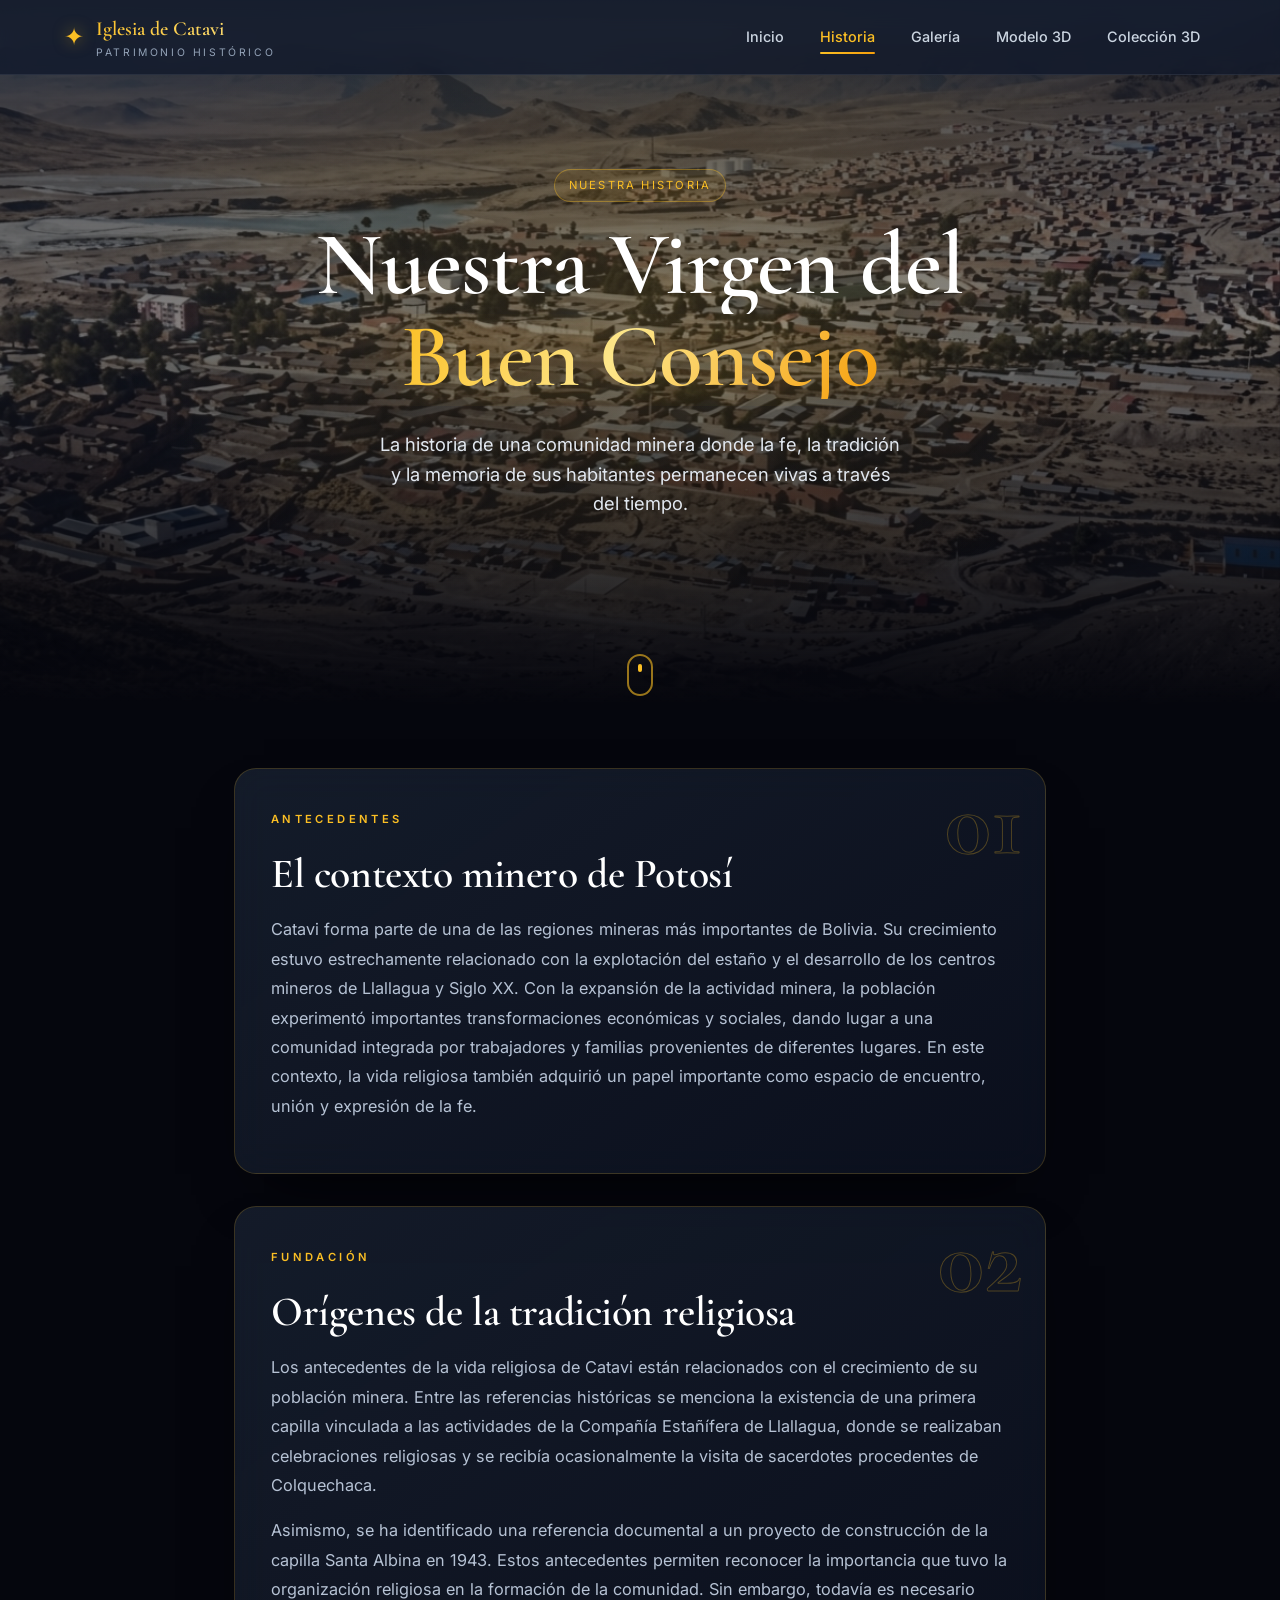
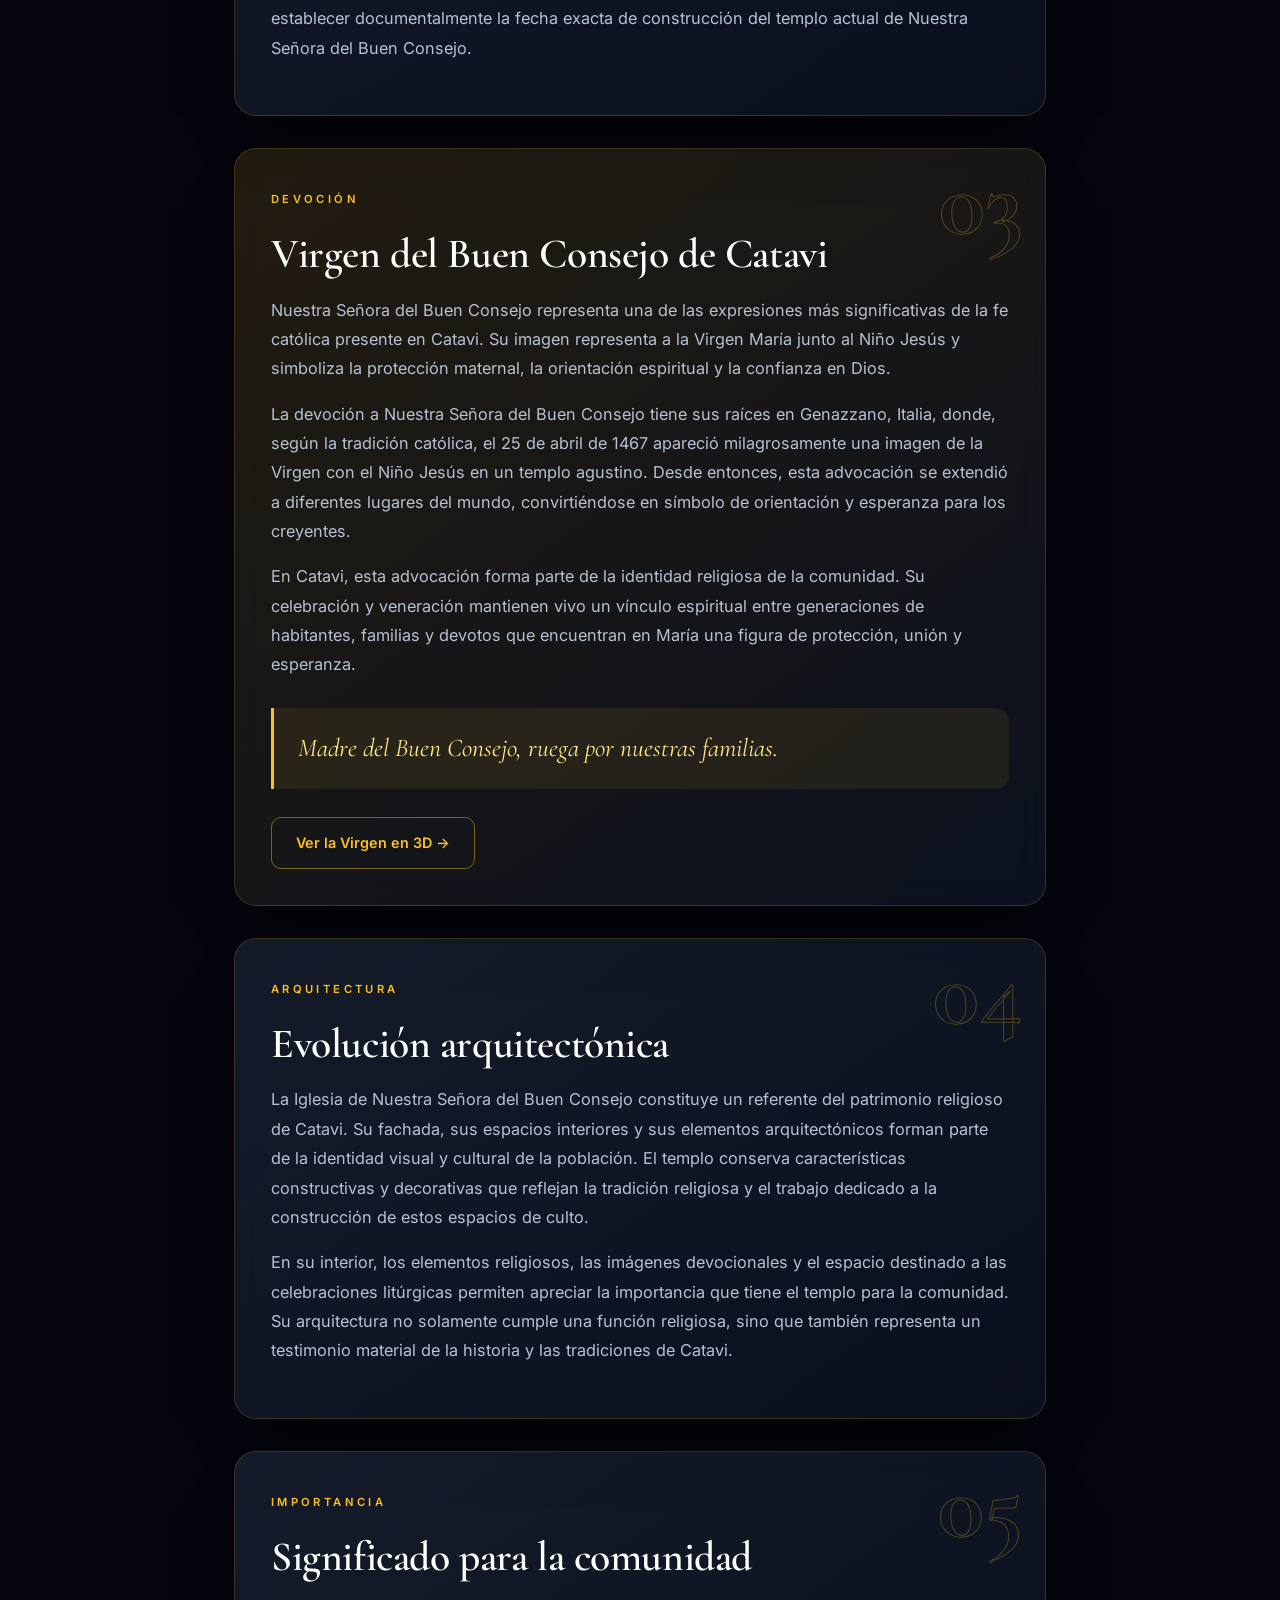
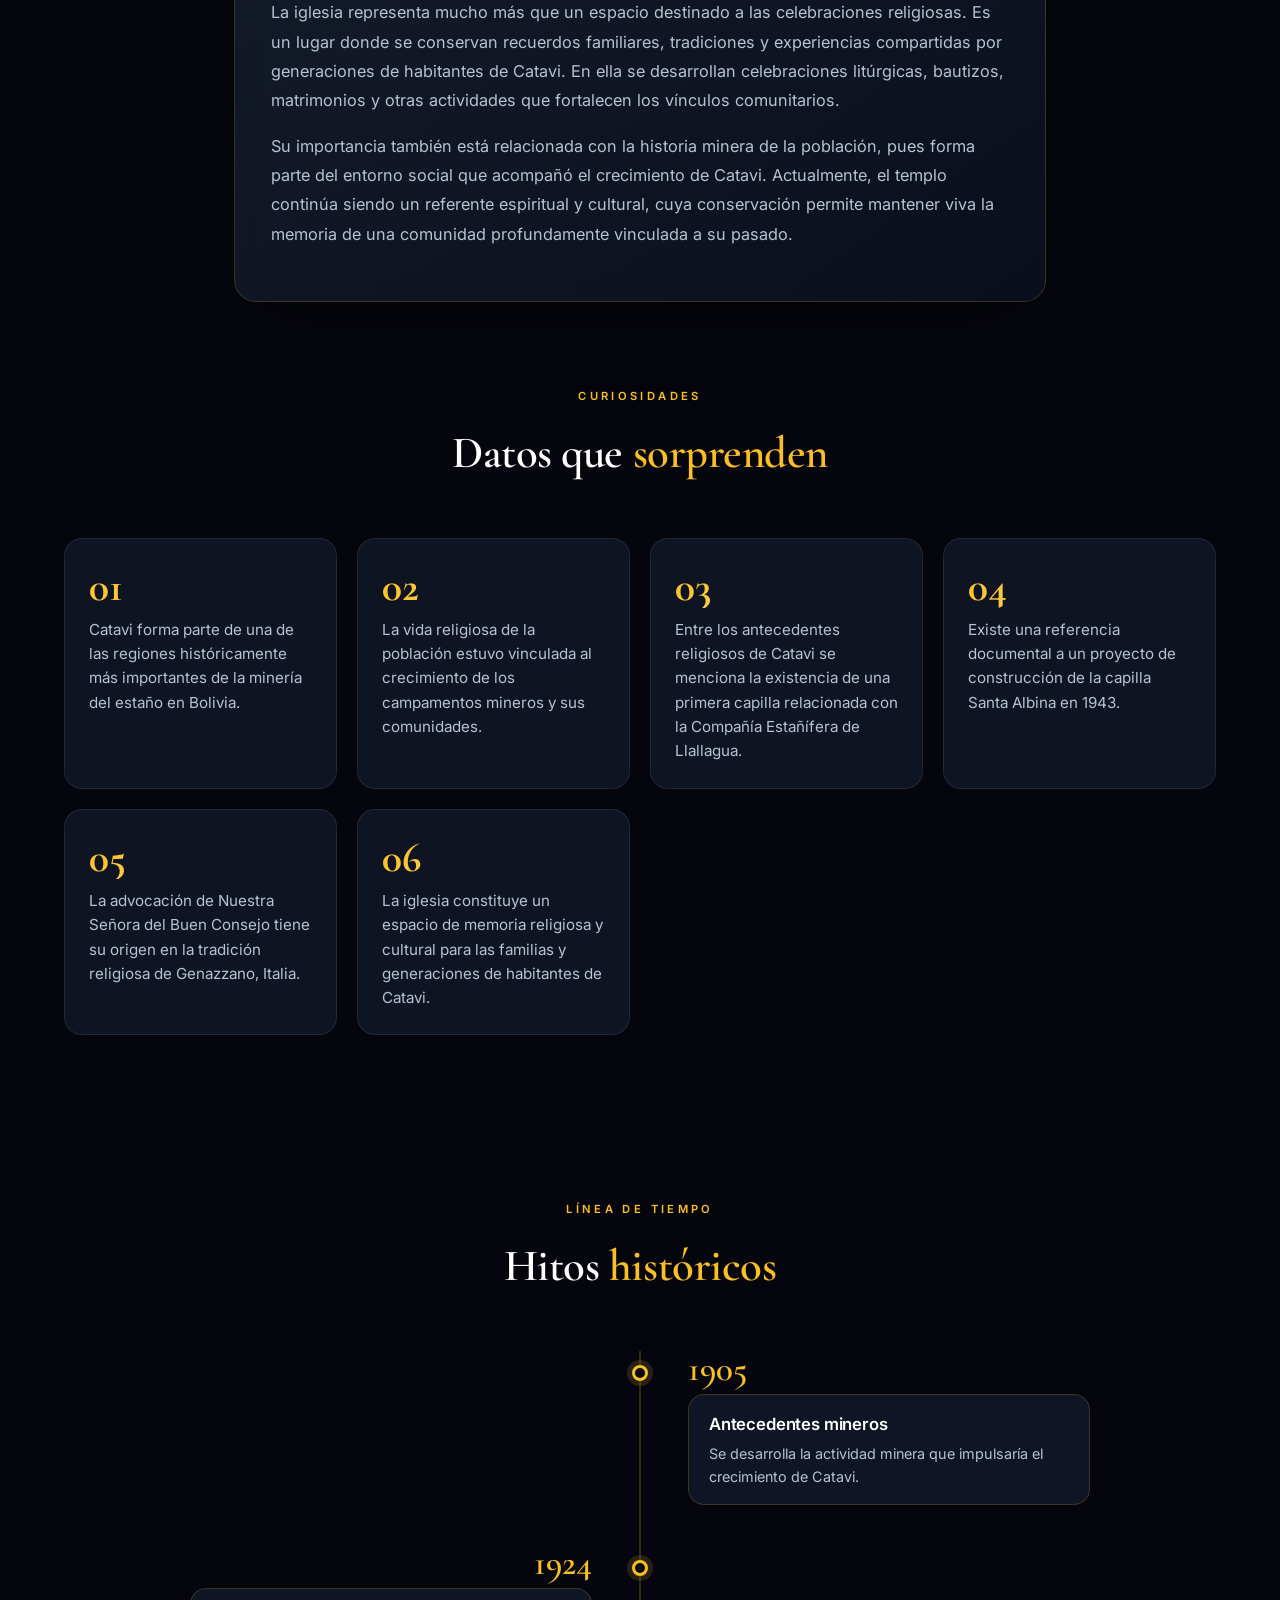
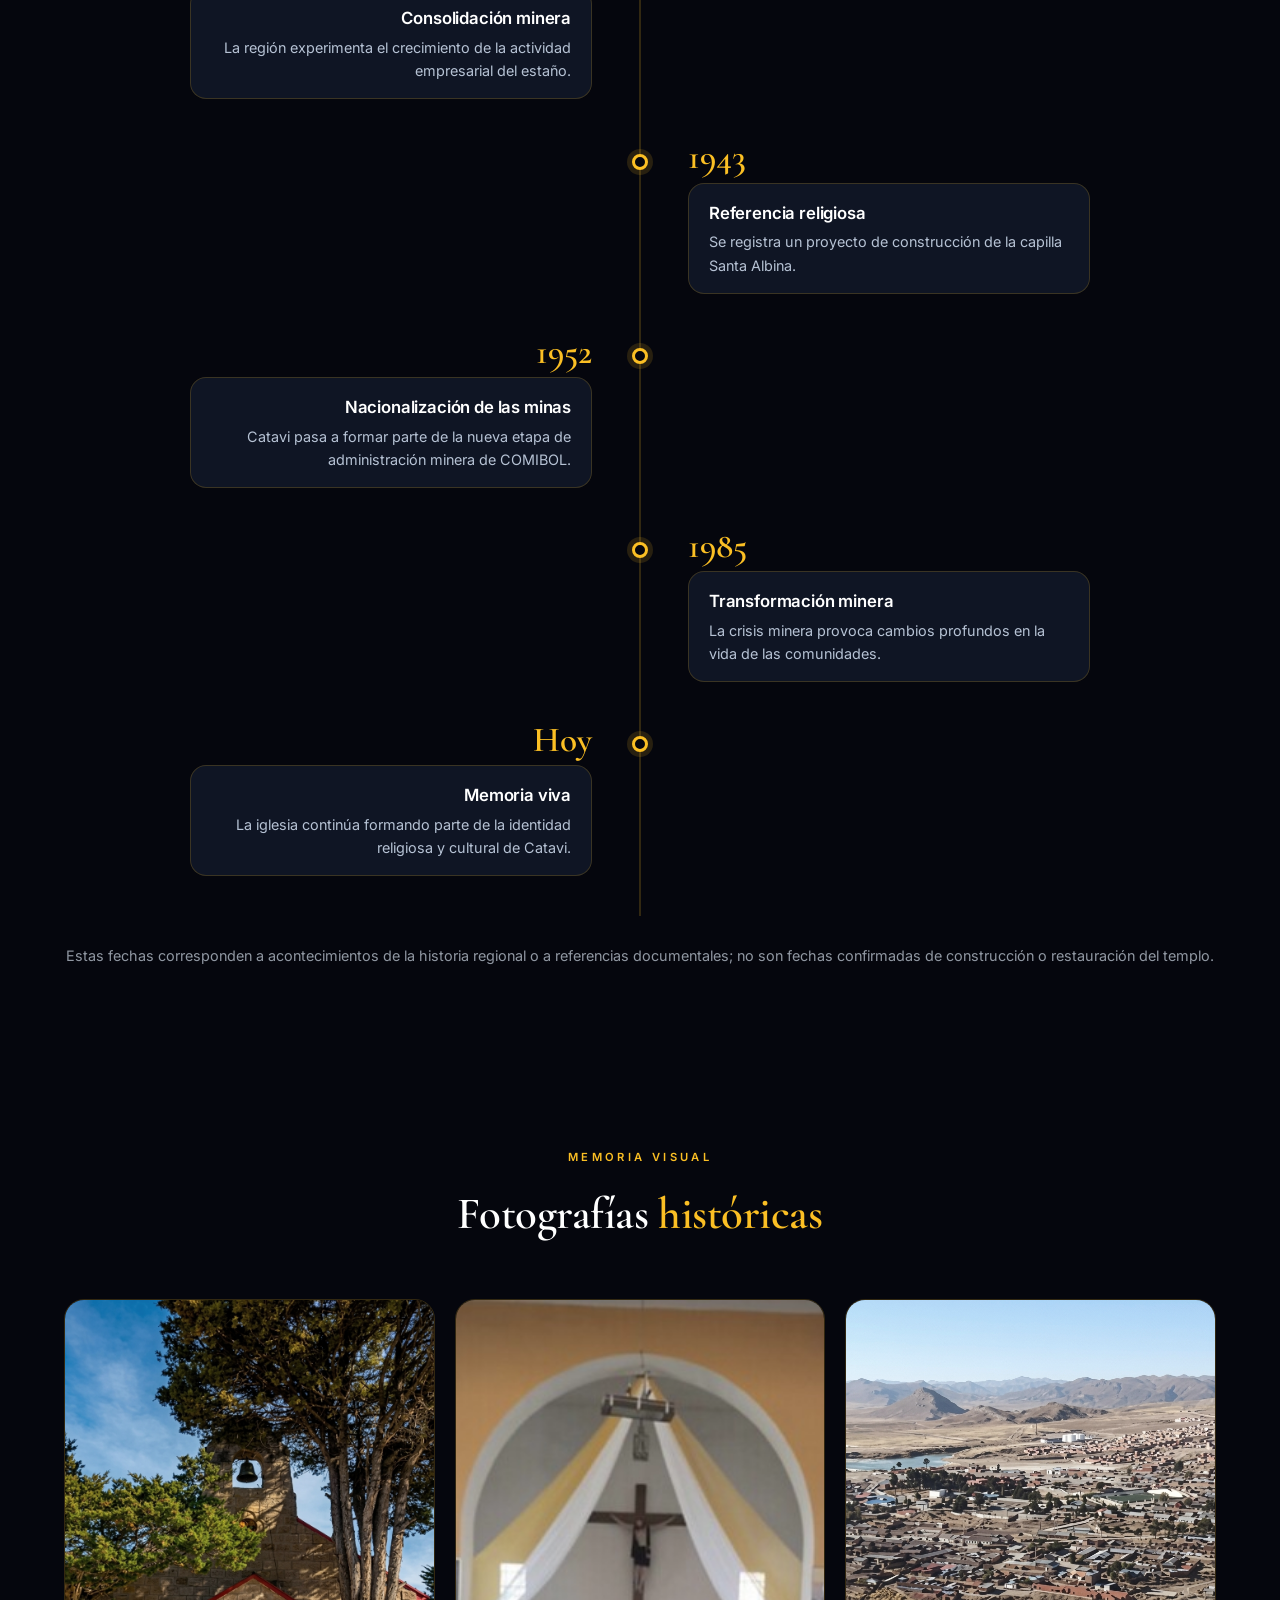
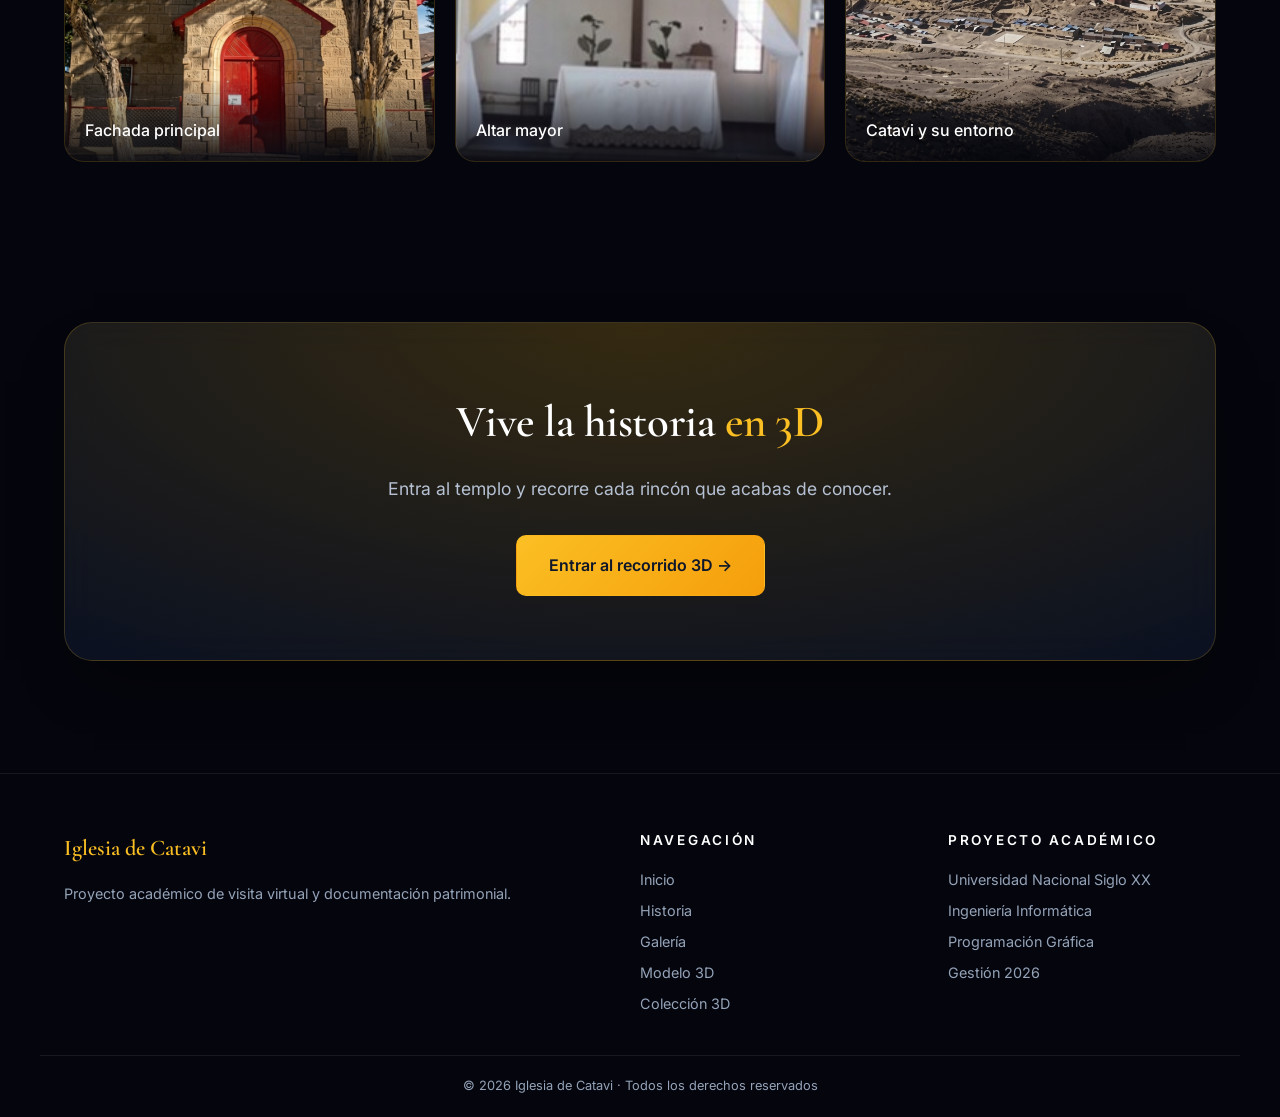
<file: historia.html>
<!DOCTYPE html>
<html lang="es">
<head>
<meta charset="UTF-8">
<meta name="viewport" content="width=device-width, initial-scale=1.0">
<title>Historia · Iglesia de Catavi</title>
<link rel="preconnect" href="https://fonts.googleapis.com">
<link rel="preconnect" href="https://fonts.gstatic.com" crossorigin>
<link href="https://fonts.googleapis.com/css2?family=Cormorant+Garamond:wght@500;600;700&family=Inter:wght@300;400;500;600;700&display=swap" rel="stylesheet">
<link rel="stylesheet" href="css/menu.css">
<link rel="stylesheet" href="css/estilos.css">
<link rel="stylesheet" href="css/inicio.css">
<link rel="stylesheet" href="css/historia.css">
</head>
<body class="home historia">
<div class="progress" id="progress"></div>

<header class="navbar">
  <div class="nav-inner">
    <a href="index.html" class="brand">
      <span class="brand-mark">✦</span>
      <span><strong>Iglesia de Catavi</strong><small>Patrimonio Histórico</small></span>
    </a>
    <button class="nav-toggle" id="navToggle" aria-label="Menú">☰</button>
    <nav class="nav-links" id="navLinks">
      <a href="index.html">Inicio</a>
      <a href="historia.html" class="active">Historia</a>
      <a href="galeria.html">Galería</a>
      <a href="modelo3d.html">Modelo 3D</a>
      <a href="coleccion.html">Colección 3D</a>
    </nav>
  </div>
</header>

<!-- HERO -->
<section class="h-hero">
  <img src="assets/img/exterior/aerea.jpg" alt="Catavi" class="h-hero-bg" id="heroBg">
  <div class="h-hero-shade"></div>
  <div class="container h-hero-content">
    <span class="chip">Nuestra historia</span>
    <h1 class="hero-title">
      <span class="line"><span>Nuestra Virgen del</span></span>
      <span class="line"><span class="gold-grad">Buen Consejo</span></span>
    </h1>
    <p class="hero-sub">La historia de una comunidad minera donde la fe, la tradición y la memoria de sus habitantes permanecen vivas a través del tiempo.</p>
  </div>
  <a href="#antecedentes" class="hero-scroll" aria-label="Bajar"><i></i></a>
</section>

<!-- RELATO -->
<article class="container story">

  <section id="antecedentes" class="glass rv">
    <span class="num">01</span>
    <span class="eyebrow">Antecedentes</span>
    <h2>El contexto minero de Potosí</h2>
    <p>Catavi forma parte de una de las regiones mineras más importantes de Bolivia. Su crecimiento estuvo estrechamente relacionado con la explotación del estaño y el desarrollo de los centros mineros de Llallagua y Siglo XX. Con la expansión de la actividad minera, la población experimentó importantes transformaciones económicas y sociales, dando lugar a una comunidad integrada por trabajadores y familias provenientes de diferentes lugares. En este contexto, la vida religiosa también adquirió un papel importante como espacio de encuentro, unión y expresión de la fe.</p>
  </section>

  <section class="glass rv">
    <span class="num">02</span>
    <span class="eyebrow">Fundación</span>
    <h2>Orígenes de la tradición religiosa</h2>
    <p>Los antecedentes de la vida religiosa de Catavi están relacionados con el crecimiento de su población minera. Entre las referencias históricas se menciona la existencia de una primera capilla vinculada a las actividades de la Compañía Estañífera de Llallagua, donde se realizaban celebraciones religiosas y se recibía ocasionalmente la visita de sacerdotes procedentes de Colquechaca.</p>
    <p>Asimismo, se ha identificado una referencia documental a un proyecto de construcción de la capilla Santa Albina en 1943. Estos antecedentes permiten reconocer la importancia que tuvo la organización religiosa en la formación de la comunidad. Sin embargo, todavía es necesario establecer documentalmente la fecha exacta de construcción del templo actual de Nuestra Señora del Buen Consejo.</p>
  </section>

  <section class="glass devocion rv">
    <span class="num">03</span>
    <span class="eyebrow">Devoción</span>
    <h2>Virgen del Buen Consejo de Catavi</h2>
    <p>Nuestra Señora del Buen Consejo representa una de las expresiones más significativas de la fe católica presente en Catavi. Su imagen representa a la Virgen María junto al Niño Jesús y simboliza la protección maternal, la orientación espiritual y la confianza en Dios.</p>
    <p>La devoción a Nuestra Señora del Buen Consejo tiene sus raíces en Genazzano, Italia, donde, según la tradición católica, el 25 de abril de 1467 apareció milagrosamente una imagen de la Virgen con el Niño Jesús en un templo agustino. Desde entonces, esta advocación se extendió a diferentes lugares del mundo, convirtiéndose en símbolo de orientación y esperanza para los creyentes.</p>
    <p>En Catavi, esta advocación forma parte de la identidad religiosa de la comunidad. Su celebración y veneración mantienen vivo un vínculo espiritual entre generaciones de habitantes, familias y devotos que encuentran en María una figura de protección, unión y esperanza.</p>
    <blockquote class="oracion">Madre del Buen Consejo, ruega por nuestras familias.</blockquote>
    <a href="modelo3d.html" class="btn btn-outline">Ver la Virgen en 3D →</a>
  </section>

  <section class="glass rv">
    <span class="num">04</span>
    <span class="eyebrow">Arquitectura</span>
    <h2>Evolución arquitectónica</h2>
    <p>La Iglesia de Nuestra Señora del Buen Consejo constituye un referente del patrimonio religioso de Catavi. Su fachada, sus espacios interiores y sus elementos arquitectónicos forman parte de la identidad visual y cultural de la población. El templo conserva características constructivas y decorativas que reflejan la tradición religiosa y el trabajo dedicado a la construcción de estos espacios de culto.</p>
    <p>En su interior, los elementos religiosos, las imágenes devocionales y el espacio destinado a las celebraciones litúrgicas permiten apreciar la importancia que tiene el templo para la comunidad. Su arquitectura no solamente cumple una función religiosa, sino que también representa un testimonio material de la historia y las tradiciones de Catavi.</p>
  </section>

  <section class="glass rv">
    <span class="num">05</span>
    <span class="eyebrow">Importancia</span>
    <h2>Significado para la comunidad</h2>
    <p>La iglesia representa mucho más que un espacio destinado a las celebraciones religiosas. Es un lugar donde se conservan recuerdos familiares, tradiciones y experiencias compartidas por generaciones de habitantes de Catavi. En ella se desarrollan celebraciones litúrgicas, bautizos, matrimonios y otras actividades que fortalecen los vínculos comunitarios.</p>
    <p>Su importancia también está relacionada con la historia minera de la población, pues forma parte del entorno social que acompañó el crecimiento de Catavi. Actualmente, el templo continúa siendo un referente espiritual y cultural, cuya conservación permite mantener viva la memoria de una comunidad profundamente vinculada a su pasado.</p>
  </section>
</article>

<!-- CURIOSIDADES -->
<section class="container section">
  <div class="section-head rv">
    <span class="eyebrow">Curiosidades</span>
    <h2>Datos que <span class="gold">sorprenden</span></h2>
  </div>
  <div class="facts">
    <div class="fact rv"><i>01</i><p>Catavi forma parte de una de las regiones históricamente más importantes de la minería del estaño en Bolivia.</p></div>
    <div class="fact rv d1"><i>02</i><p>La vida religiosa de la población estuvo vinculada al crecimiento de los campamentos mineros y sus comunidades.</p></div>
    <div class="fact rv d2"><i>03</i><p>Entre los antecedentes religiosos de Catavi se menciona la existencia de una primera capilla relacionada con la Compañía Estañífera de Llallagua.</p></div>
    <div class="fact rv"><i>04</i><p>Existe una referencia documental a un proyecto de construcción de la capilla Santa Albina en 1943.</p></div>
    <div class="fact rv d1"><i>05</i><p>La advocación de Nuestra Señora del Buen Consejo tiene su origen en la tradición religiosa de Genazzano, Italia.</p></div>
    <div class="fact rv d2"><i>06</i><p>La iglesia constituye un espacio de memoria religiosa y cultural para las familias y generaciones de habitantes de Catavi.</p></div>
  </div>
</section>

<!-- LÍNEA DE TIEMPO -->
<section class="container section">
  <div class="section-head rv">
    <span class="eyebrow">Línea de tiempo</span>
    <h2>Hitos <span class="gold">históricos</span></h2>
  </div>
  <ol class="tl" id="tl">
    <span class="tl-fill" id="tlFill"></span>
    <li class="rv"><span class="t-year">1905</span><div class="t-body"><h4>Antecedentes mineros</h4><p>Se desarrolla la actividad minera que impulsaría el crecimiento de Catavi.</p></div></li>
    <li class="rv"><span class="t-year">1924</span><div class="t-body"><h4>Consolidación minera</h4><p>La región experimenta el crecimiento de la actividad empresarial del estaño.</p></div></li>
    <li class="rv"><span class="t-year">1943</span><div class="t-body"><h4>Referencia religiosa</h4><p>Se registra un proyecto de construcción de la capilla Santa Albina.</p></div></li>
    <li class="rv"><span class="t-year">1952</span><div class="t-body"><h4>Nacionalización de las minas</h4><p>Catavi pasa a formar parte de la nueva etapa de administración minera de COMIBOL.</p></div></li>
    <li class="rv"><span class="t-year">1985</span><div class="t-body"><h4>Transformación minera</h4><p>La crisis minera provoca cambios profundos en la vida de las comunidades.</p></div></li>
    <li class="rv"><span class="t-year">Hoy</span><div class="t-body"><h4>Memoria viva</h4><p>La iglesia continúa formando parte de la identidad religiosa y cultural de Catavi.</p></div></li>
  </ol>
  <p class="tl-note rv" style="text-align:center;font-size:.9rem;opacity:.7;margin-top:28px;">Estas fechas corresponden a acontecimientos de la historia regional o a referencias documentales; no son fechas confirmadas de construcción o restauración del templo.</p>
</section>

<!-- FOTOS -->
<section class="container section">
  <div class="section-head rv">
    <span class="eyebrow">Memoria visual</span>
    <h2>Fotografías <span class="gold">históricas</span></h2>
  </div>
  <div class="photos">
    <figure class="rv"><img src="assets/img/exterior/frontal.jpg" alt="Fachada antigua"><figcaption>Fachada principal</figcaption></figure>
    <figure class="rv d1"><img src="assets/img/interior/altar.jpg" alt="Altar mayor"><figcaption>Altar mayor</figcaption></figure>
    <figure class="rv d2"><img src="assets/img/exterior/aerea.jpg" alt="Vista del pueblo"><figcaption>Catavi y su entorno</figcaption></figure>
  </div>
</section>

<!-- CIERRE -->
<section class="container section">
  <div class="cta glass rv">
    <h2>Vive la historia <span class="gold">en 3D</span></h2>
    <p class="lead">Entra al templo y recorre cada rincón que acabas de conocer.</p>
    <a href="modelo3d.html" class="btn btn-gold btn-lg pulse">Entrar al recorrido 3D →</a>
  </div>
</section>

<footer class="footer">
  <div class="container footer-grid">
    <div><h4 class="gold">Iglesia de Catavi</h4><p>Proyecto académico de visita virtual y documentación patrimonial.</p></div>
    <div><h4>Navegación</h4><ul><li><a href="index.html">Inicio</a></li><li><a href="historia.html">Historia</a></li><li><a href="galeria.html">Galería</a></li><li><a href="modelo3d.html">Modelo 3D</a></li><li><a href="coleccion.html">Colección 3D</a></li></ul></div>
    <div><h4>Proyecto académico</h4><ul><li>Universidad Nacional Siglo XX</li><li>Ingeniería Informática</li><li>Programación Gráfica</li><li>Gestión 2026</li></ul></div>
  </div>
  <div class="footer-bottom container">© 2026 Iglesia de Catavi · Todos los derechos reservados</div>
</footer>

<script src="js/menu.js"></script>
<script src="js/historia.js"></script>
</body>
</html>
</file>
<file: css/menu.css>
/* =========================================================
   Menú de navegación fijo
   ========================================================= */
.navbar{
  position:fixed;top:0;left:0;right:0;z-index:100;
  background:rgba(15,23,42,.75);
  backdrop-filter:blur(14px);-webkit-backdrop-filter:blur(14px);
  border-bottom:1px solid rgba(255,255,255,.08);
}
.nav-inner{
  max-width:1200px;margin:0 auto;padding:0 1.5rem;
  display:flex;align-items:center;justify-content:space-between;
  height:74px;
}
.brand{display:flex;align-items:center;gap:.75rem;color:#fff}
.brand-mark{
  font-size:1.5rem;color:#fbbf24;
  text-shadow:0 0 16px rgba(251,191,36,.5);
}
.brand strong{display:block;font-family:"Cormorant Garamond",serif;font-size:1.25rem;font-weight:600;
  background:linear-gradient(135deg,#fbbf24,#fde68a);-webkit-background-clip:text;background-clip:text;color:transparent}
.brand small{display:block;font-size:.65rem;letter-spacing:.25em;text-transform:uppercase;color:#94a3b8}

.nav-links{display:flex;align-items:center;gap:.25rem}
.nav-links a{
  position:relative;padding:.6rem 1rem;font-size:.9rem;font-weight:500;
  color:#cbd5e1;border-radius:8px;transition:color .25s ease, background .25s ease;
}
.nav-links a:hover{color:#fff;background:rgba(255,255,255,.04)}
.nav-links a.active{color:#fbbf24}
.nav-links a.active::after{
  content:"";position:absolute;left:1rem;right:1rem;bottom:.25rem;height:2px;
  background:linear-gradient(90deg,#fbbf24,#f59e0b);border-radius:2px
}

.nav-toggle{
  display:none;background:transparent;border:1px solid rgba(255,255,255,.15);
  color:#fff;border-radius:8px;width:42px;height:42px;font-size:1.2rem;cursor:pointer;
}

body{padding-top:74px}

@media (max-width:840px){
  .nav-toggle{display:block}
  .nav-links{
    position:absolute;top:100%;left:0;right:0;
    flex-direction:column;align-items:stretch;gap:0;
    background:rgba(15,23,42,.97);
    border-bottom:1px solid rgba(255,255,255,.08);
    padding:.5rem 1rem 1rem;
    max-height:0;overflow:hidden;transition:max-height .35s ease;
  }
  .nav-links.open{max-height:400px}
  .nav-links a{padding:.85rem 1rem;border-radius:6px}
  .nav-links a.active::after{display:none}
}
</file>
<file: css/estilos.css>
/* =========================================================
   Iglesia de Catavi · Estilos base
   ========================================================= */
:root{
  --bg:#0f172a;
  --panel:#1e293b;
  --panel-2:#273449;
  --text:#ffffff;
  --muted:#94a3b8;
  --gold:#fbbf24;
  --gold-2:#f59e0b;
  --blue:#3b82f6;
  --blue-2:#2563eb;
  --border:rgba(255,255,255,.08);
  --radius:14px;
  --shadow:0 20px 50px -20px rgba(0,0,0,.7);
  --shadow-gold:0 10px 40px -10px rgba(251,191,36,.45);
  --font-display:"Cormorant Garamond", Georgia, serif;
  --font-sans:"Inter", system-ui, -apple-system, Segoe UI, Roboto, sans-serif;
}
*,*::before,*::after{box-sizing:border-box}
html,body{margin:0;padding:0}
html{scroll-behavior:smooth}
body{
  font-family:var(--font-sans);
  background:var(--bg);
  color:var(--text);
  line-height:1.6;
  -webkit-font-smoothing:antialiased;
}
img{max-width:100%;display:block}
a{color:inherit;text-decoration:none}
ul{margin:0;padding:0;list-style:none}

.container{max-width:1200px;margin:0 auto;padding:0 1.5rem}
.section{padding:5rem 1.5rem}
.text-center{text-align:center}
.gold{color:var(--gold)}
.lead{color:var(--muted);font-size:1.1rem;max-width:720px;margin:1rem auto 0}

h1,h2,h3,h4{font-family:var(--font-display);font-weight:600;letter-spacing:-.01em;margin:0 0 .5rem}
h1{font-size:clamp(2.5rem,5vw,4.5rem);line-height:1.05}
h2{font-size:clamp(2rem,3.5vw,3rem)}
h3{font-size:1.5rem}
p{margin:0 0 1rem;color:#cbd5e1}

.eyebrow{
  display:inline-block;font-size:.7rem;letter-spacing:.3em;text-transform:uppercase;
  color:var(--gold);margin-bottom:.75rem;font-weight:600
}
.chip{
  display:inline-flex;align-items:center;gap:.4rem;
  padding:.4rem .85rem;border-radius:999px;
  border:1px solid rgba(251,191,36,.35);background:rgba(251,191,36,.08);
  color:var(--gold);font-size:.7rem;letter-spacing:.2em;text-transform:uppercase;
  margin-bottom:1.25rem
}

/* ========== HERO ========== */
.hero{
  position:relative;min-height:92vh;display:flex;align-items:center;
  overflow:hidden;
}
.page-hero{position:relative;padding:8rem 1.5rem 5rem;overflow:hidden}
.page-hero.short{padding:7rem 1.5rem 3rem;background:linear-gradient(180deg,var(--panel),var(--bg))}
.hero-bg{position:absolute;inset:0;width:100%;height:100%;object-fit:cover;z-index:0}
.hero-overlay{
  position:absolute;inset:0;z-index:1;
  background:
    linear-gradient(90deg,rgba(15,23,42,.95),rgba(15,23,42,.5)),
    linear-gradient(0deg,rgba(15,23,42,1),rgba(15,23,42,.2));
}
.hero-content{position:relative;z-index:2;padding:6rem 0}
.hero-title{margin-bottom:1rem}
.hero-sub{font-size:1.15rem;color:#e2e8f0;max-width:600px;margin:0 0 2rem}
.text-center .hero-sub{margin-left:auto;margin-right:auto}
.hero-actions{display:flex;flex-wrap:wrap;gap:.75rem}
.hero-scroll{
  position:absolute;bottom:1.25rem;left:50%;transform:translateX(-50%);
  color:var(--gold);font-size:1.2rem;animation:bounce 2s infinite;z-index:2
}
@keyframes bounce{0%,100%{transform:translate(-50%,0)}50%{transform:translate(-50%,8px)}}

/* ========== BOTONES ========== */
.btn{
  display:inline-flex;align-items:center;justify-content:center;gap:.5rem;
  padding:.85rem 1.5rem;border-radius:10px;font-weight:600;font-size:.9rem;
  border:1px solid transparent;cursor:pointer;
  transition:transform .25s ease, box-shadow .25s ease, background .25s ease, color .25s ease;
}
.btn-sm{padding:.55rem 1rem;font-size:.8rem}
.btn-lg{padding:1.05rem 2rem;font-size:1rem}
.btn-block{width:100%}
.btn-primary{background:var(--blue);color:#fff}
.btn-primary:hover{background:var(--blue-2);transform:translateY(-2px);box-shadow:0 10px 30px -10px rgba(59,130,246,.6)}
.btn-gold{background:linear-gradient(135deg,var(--gold),var(--gold-2));color:#0f172a}
.btn-gold:hover{transform:translateY(-2px);box-shadow:var(--shadow-gold)}
.btn-outline{background:transparent;border-color:rgba(251,191,36,.45);color:var(--gold)}
.btn-outline:hover{background:rgba(251,191,36,.1);transform:translateY(-2px)}

/* ========== SECCIONES ========== */
.section-head{text-align:center;margin-bottom:3rem}
.section-head h2{margin-bottom:.5rem}
.grid-2{display:grid;grid-template-columns:repeat(2,minmax(0,1fr));gap:3rem}
.info-block h3{color:#fff;margin-bottom:1rem}
.info-block p{color:var(--muted)}

/* ========== TARJETAS ========== */
.cards{display:grid;grid-template-columns:repeat(auto-fit,minmax(240px,1fr));gap:1.25rem}
.card{
  background:var(--panel);border:1px solid var(--border);
  border-radius:var(--radius);padding:1.75rem;
  transition:transform .3s ease, border-color .3s ease, box-shadow .3s ease;
  display:flex;flex-direction:column;gap:.5rem;color:#fff;
}
.card:hover{transform:translateY(-6px);border-color:rgba(251,191,36,.45);box-shadow:var(--shadow)}
.card-icon{font-size:2rem;margin-bottom:.5rem}
.card p{color:var(--muted);font-size:.9rem;flex:1}
.card-link{color:var(--gold);font-weight:600;font-size:.85rem;margin-top:.75rem}

/* ========== STATS ========== */
.stats{background:linear-gradient(180deg,var(--panel),var(--bg));border-top:1px solid var(--border);border-bottom:1px solid var(--border)}
.stats-grid{display:grid;grid-template-columns:repeat(auto-fit,minmax(180px,1fr));gap:2rem;padding:4rem 1.5rem;text-align:center}
.stats-grid strong{
  display:block;font-family:var(--font-display);font-size:3.5rem;font-weight:600;
  background:linear-gradient(135deg,var(--gold),#fde68a);-webkit-background-clip:text;background-clip:text;color:transparent;
  line-height:1
}
.stats-grid span{color:var(--muted);font-size:.8rem;letter-spacing:.2em;text-transform:uppercase}

/* ========== ARTÍCULO HISTORIA ========== */
.article{max-width:820px;padding:4rem 1.5rem}
.article section{margin-bottom:2.5rem}
.article h2{margin-top:.25rem}
.bullets{padding-left:1.25rem;list-style:disc;color:var(--muted)}
.bullets li{margin-bottom:.5rem}

/* TIMELINE */
.timeline{position:relative;max-width:780px;margin:0 auto;padding-left:1.5rem;border-left:2px solid rgba(251,191,36,.3)}
.timeline li{position:relative;padding:0 0 2rem 1.5rem}
.timeline li::before{
  content:"";position:absolute;left:-2rem;top:.4rem;width:14px;height:14px;border-radius:50%;
  background:linear-gradient(135deg,var(--gold),var(--gold-2));box-shadow:0 0 0 4px rgba(251,191,36,.15)
}
.t-year{display:inline-block;font-family:var(--font-display);font-size:1.5rem;color:var(--gold);font-weight:600;margin-bottom:.25rem}
.t-body{background:var(--panel);border:1px solid var(--border);border-radius:12px;padding:1rem 1.25rem}
.t-body h4{margin:0 0 .25rem;font-family:var(--font-sans);font-size:1rem;color:#fff}
.t-body p{margin:0;color:var(--muted);font-size:.9rem}

/* HISTORIC GRID */
.historic-grid{display:grid;grid-template-columns:repeat(auto-fit,minmax(240px,1fr));gap:1rem}
.historic-grid figure{margin:0;border-radius:12px;overflow:hidden;border:1px solid var(--border);background:var(--panel)}
.historic-grid img{aspect-ratio:4/3;object-fit:cover;transition:transform .6s ease}
.historic-grid figure:hover img{transform:scale(1.06)}
.historic-grid figcaption{padding:.75rem 1rem;font-size:.85rem;color:var(--muted)}

/* ========== FOOTER ========== */
.footer{background:#0b1220;border-top:1px solid var(--border);margin-top:4rem}
.footer-grid{display:grid;grid-template-columns:2fr 1fr 1fr;gap:2.5rem;padding:3.5rem 1.5rem 2rem}
.footer h4{font-family:var(--font-sans);font-size:.85rem;text-transform:uppercase;letter-spacing:.2em;color:#fff;margin-bottom:1rem}
.footer h4.gold{color:var(--gold);font-family:var(--font-display);font-size:1.4rem;text-transform:none;letter-spacing:0}
.footer p,.footer li{color:var(--muted);font-size:.9rem;margin-bottom:.5rem}
.footer a:hover{color:var(--gold)}
.footer-bottom{border-top:1px solid var(--border);padding:1.25rem 1.5rem;font-size:.8rem;color:var(--muted);text-align:center}

/* ========== RESPONSIVE ========== */
@media (max-width:840px){
  .grid-2{grid-template-columns:1fr;gap:2rem}
  .footer-grid{grid-template-columns:1fr;gap:2rem}
  .hero-content{padding:4rem 0}
  .section{padding:3.5rem 1rem}
}

/* animaciones de entrada */
.reveal{opacity:0;transform:translateY(20px);transition:opacity .8s ease, transform .8s ease}
.reveal.is-visible{opacity:1;transform:none}
</file>
<file: css/inicio.css>
/* =========================================================
   Portada · Iglesia de Catavi  (css/inicio.css)
   ========================================================= */
body.home{background:#05060d;overflow-x:hidden}
.home main,.home .footer{position:relative;z-index:2}
.home .footer{background:rgba(5,6,13,.95);margin-top:2rem}

/* Fondo: vitral 3D + resplandor */
#canvas-container{
  position:fixed;inset:0;z-index:0;pointer-events:none;
  background:
    radial-gradient(60% 60% at 72% 45%,rgba(251,191,36,.16),transparent 70%),
    radial-gradient(50% 50% at 15% 85%,rgba(59,130,246,.12),transparent 70%),
    #05060d;
}
#canvas-container canvas{display:block}

/* Barra de progreso */
.progress{position:fixed;top:0;left:0;height:3px;width:0;z-index:200;
  background:linear-gradient(90deg,#fbbf24,#f59e0b,#fde68a);box-shadow:0 0 12px rgba(251,191,36,.7)}

/* HERO */
.hero{min-height:calc(100vh - 74px);background:none!important}
.hero-content{max-width:1200px;padding:4rem 1.5rem}
.hero-title{font-size:clamp(3.4rem,9vw,8rem);line-height:.95;margin-bottom:1.5rem}
.hero-title .line{display:block;overflow:hidden;padding-bottom:.08em}
.hero-title .line>span{display:inline-block;transform:translateY(110%);animation:rise 1s cubic-bezier(.2,.8,.2,1) forwards}
.hero-title .line:nth-child(2)>span{animation-delay:.15s}
.gold-grad{background:linear-gradient(120deg,#fbbf24,#fde68a 45%,#f59e0b);-webkit-background-clip:text;background-clip:text;color:transparent;
  filter:drop-shadow(0 0 30px rgba(251,191,36,.35))}
@keyframes rise{to{transform:none}}
.hero .chip,.hero-sub,.hero-actions,.hero-meta{opacity:0;animation:fade .9s ease .5s forwards}
.hero-sub{animation-delay:.6s;max-width:520px}
.hero-actions{animation-delay:.75s}
.hero-meta{animation-delay:.9s}
@keyframes fade{from{opacity:0;transform:translateY(16px)}to{opacity:1;transform:none}}

.hero-meta{display:flex;gap:2.5rem;margin-top:3rem;flex-wrap:wrap}
.hero-meta b{display:block;font-family:var(--font-display);font-size:2.4rem;color:#fbbf24;line-height:1}
.hero-meta span{font-size:.7rem;letter-spacing:.2em;text-transform:uppercase;color:var(--muted)}

.pulse{animation:glow 2.4s ease-in-out infinite}
@keyframes glow{0%,100%{box-shadow:0 0 0 0 rgba(251,191,36,.45)}50%{box-shadow:0 0 0 14px rgba(251,191,36,0)}}

.hero-scroll{position:absolute;bottom:1.5rem;left:50%;transform:translateX(-50%);width:26px;height:42px;
  border:2px solid rgba(251,191,36,.6);border-radius:14px;animation:none}
.hero-scroll i{position:absolute;left:50%;top:8px;width:4px;height:8px;margin-left:-2px;border-radius:2px;
  background:#fbbf24;animation:wheel 1.6s infinite}
@keyframes wheel{0%{opacity:1;transform:translateY(0)}100%{opacity:0;transform:translateY(16px)}}

/* Cristal */
.glass{
  background:linear-gradient(145deg,rgba(30,41,59,.62),rgba(15,23,42,.55));
  backdrop-filter:blur(18px);-webkit-backdrop-filter:blur(18px);
  border:1px solid rgba(251,191,36,.18);border-radius:22px;padding:2.25rem;
  box-shadow:0 30px 60px -30px rgba(0,0,0,.8);
  transition:transform .4s ease,border-color .4s ease;
}
.glass:hover{transform:translateY(-6px);border-color:rgba(251,191,36,.5)}
.glass h3{color:#fff;font-size:1.8rem}
.glass p{color:#b6c2d4}

/* Tarjetas */
.cards{grid-template-columns:repeat(4,1fr);grid-auto-rows:1fr}
.card.big{grid-column:span 2;grid-row:span 1;background:linear-gradient(145deg,rgba(251,191,36,.14),rgba(30,41,59,.7))}
.card{
  position:relative;overflow:hidden;background:rgba(20,28,46,.7);
  backdrop-filter:blur(10px);border-radius:20px;padding:2rem;
}
.card::before{
  content:"";position:absolute;inset:0;opacity:0;transition:opacity .3s;
  background:radial-gradient(320px circle at var(--mx,50%) var(--my,50%),rgba(251,191,36,.22),transparent 60%);
}
.card:hover::before{opacity:1}
.card>*{position:relative}
.card-icon{font-size:2.4rem;transition:transform .4s}
.card:hover .card-icon{transform:scale(1.2) rotate(-6deg)}
.card-link{transition:letter-spacing .3s}
.card:hover .card-link{letter-spacing:.06em}

/* Cierre */
.cta{text-align:center;padding:4rem 2rem;border-radius:28px;
  background:radial-gradient(80% 120% at 50% 0%,rgba(251,191,36,.2),rgba(15,23,42,.7))}
.cta .lead{margin-bottom:2rem}

/* Revelado al hacer scroll */
.rv{opacity:0;transform:translateY(40px);transition:opacity .9s ease,transform .9s cubic-bezier(.2,.8,.2,1)}
.rv.in{opacity:1;transform:none}
.d1{transition-delay:.12s}.d2{transition-delay:.24s}.d3{transition-delay:.36s}

@media (max-width:980px){.cards{grid-template-columns:repeat(2,1fr)}}
@media (max-width:840px){
  .hero-content{text-align:center}
  .hero-sub{margin-inline:auto}
  .hero-actions,.hero-meta{justify-content:center}
  #canvas-container{background:radial-gradient(70% 50% at 50% 30%,rgba(251,191,36,.18),transparent 70%),#05060d}
  .cards{grid-template-columns:1fr}
  .card.big{grid-column:auto}
}
@media (prefers-reduced-motion:reduce){
  *{animation-duration:.01ms!important;transition-duration:.01ms!important}
  .rv,.hero .chip,.hero-sub,.hero-actions,.hero-meta{opacity:1;transform:none}
}
</file>
<file: css/historia.css>
/* =========================================================
   Historia · Iglesia de Catavi  (css/historia.css)
   Se usa junto con css/inicio.css
   ========================================================= */
body.historia{background:#05060d}

/* HERO con foto y parallax */
.h-hero{position:relative;min-height:80vh;display:flex;align-items:center;overflow:hidden;z-index:2}
.h-hero-bg{position:absolute;inset:-8% 0;width:100%;height:116%;object-fit:cover;z-index:0;
  filter:saturate(.9) brightness(.8);will-change:transform}
.h-hero-shade{position:absolute;inset:0;z-index:1;
  background:
    radial-gradient(60% 70% at 50% 40%,rgba(251,191,36,.12),transparent 70%),
    linear-gradient(0deg,#05060d 2%,rgba(5,6,13,.35) 55%,rgba(5,6,13,.75))}
.h-hero-content{position:relative;z-index:2;text-align:center;padding:5rem 1.5rem}
.h-hero .hero-title{font-size:clamp(2.6rem,7vw,6rem)}
.h-hero .hero-sub{margin-inline:auto}

/* RELATO */
.story{max-width:860px;display:flex;flex-direction:column;gap:2rem;padding-top:3rem;position:relative;z-index:2}
.story .glass{position:relative;overflow:hidden}
.story .glass:hover{transform:none}
.story h2{font-size:clamp(1.8rem,3.4vw,2.6rem);color:#fff}
.num{position:absolute;top:.4rem;right:1.4rem;font-family:var(--font-display);font-size:6rem;font-weight:700;line-height:1;
  color:transparent;-webkit-text-stroke:1px rgba(251,191,36,.28);pointer-events:none}
.story p{font-size:1.02rem;line-height:1.8}

.oracion{margin:1.75rem 0;padding:1.25rem 1.5rem;border-left:3px solid #fbbf24;border-radius:0 14px 14px 0;
  background:rgba(251,191,36,.08);font-family:var(--font-display);font-style:italic;font-size:1.6rem;color:#fde68a}
.devocion{background:linear-gradient(145deg,rgba(251,191,36,.12),rgba(15,23,42,.65))}

/* CURIOSIDADES */
.facts{display:grid;grid-template-columns:repeat(auto-fit,minmax(260px,1fr));gap:1.25rem}
.fact{position:relative;padding:1.75rem 1.5rem 1.5rem;border-radius:18px;overflow:hidden;
  background:rgba(20,28,46,.7);border:1px solid rgba(255,255,255,.08);
  transition:transform .35s ease,border-color .35s ease}
.fact:hover{transform:translateY(-6px);border-color:rgba(251,191,36,.5)}
.fact i{display:block;font-style:normal;font-family:var(--font-display);font-size:2.6rem;font-weight:700;line-height:1;margin-bottom:.6rem;
  background:linear-gradient(135deg,#fbbf24,#fde68a);-webkit-background-clip:text;background-clip:text;color:transparent}
.fact p{margin:0;color:#b6c2d4;font-size:.95rem}

/* LÍNEA DE TIEMPO */
.tl{position:relative;max-width:900px;margin:0 auto;padding:0;list-style:none}
.tl::before{content:"";position:absolute;left:50%;top:0;bottom:0;width:2px;margin-left:-1px;background:rgba(251,191,36,.18)}
.tl-fill{position:absolute;left:50%;top:0;width:2px;height:0;margin-left:-1px;z-index:1;
  background:linear-gradient(180deg,#fbbf24,#f59e0b);box-shadow:0 0 14px rgba(251,191,36,.8)}
.tl li{position:relative;width:50%;padding:0 3rem 2.5rem 0;text-align:right}
.tl li:nth-child(even){margin-left:50%;padding:0 0 2.5rem 3rem;text-align:left}
.tl li::after{content:"";position:absolute;top:.9rem;right:-8px;width:16px;height:16px;border-radius:50%;z-index:2;
  background:#05060d;border:3px solid #fbbf24;box-shadow:0 0 0 5px rgba(251,191,36,.14)}
.tl li:nth-child(even)::after{right:auto;left:-8px}
.tl .t-year{font-size:2.2rem;display:block;font-family:var(--font-display);color:#fbbf24;font-weight:600;line-height:1}
.tl .t-body{background:rgba(20,28,46,.72);backdrop-filter:blur(10px);border:1px solid rgba(251,191,36,.18);
  border-radius:16px;padding:1rem 1.25rem;margin-top:.5rem;transition:border-color .3s,transform .3s}
.tl li:hover .t-body{border-color:rgba(251,191,36,.55);transform:translateY(-3px)}
.tl .t-body h4{font-family:var(--font-sans);font-size:1.05rem;color:#fff;margin:0 0 .25rem}
.tl .t-body p{margin:0;font-size:.9rem;color:#b6c2d4}

/* FOTOS */
.photos{display:grid;grid-template-columns:repeat(3,1fr);gap:1.25rem}
.photos figure{position:relative;margin:0;border-radius:20px;overflow:hidden;aspect-ratio:4/5;
  border:1px solid rgba(251,191,36,.18)}
.photos img{width:100%;height:100%;object-fit:cover;transition:transform .8s ease,filter .8s ease;filter:saturate(.85)}
.photos figure:hover img{transform:scale(1.08);filter:saturate(1.1)}
.photos figcaption{position:absolute;left:0;right:0;bottom:0;padding:2.5rem 1.25rem 1.1rem;color:#fff;font-weight:500;
  background:linear-gradient(0deg,rgba(5,6,13,.9),transparent)}

@media (max-width:840px){
  .photos{grid-template-columns:1fr}
  .photos figure{aspect-ratio:16/10}
  .tl::before,.tl-fill{left:12px}
  .tl li,.tl li:nth-child(even){width:100%;margin-left:0;padding:0 0 2rem 2.5rem;text-align:left}
  .tl li::after,.tl li:nth-child(even)::after{left:4px;right:auto}
  .num{font-size:4rem}
}
</file>
